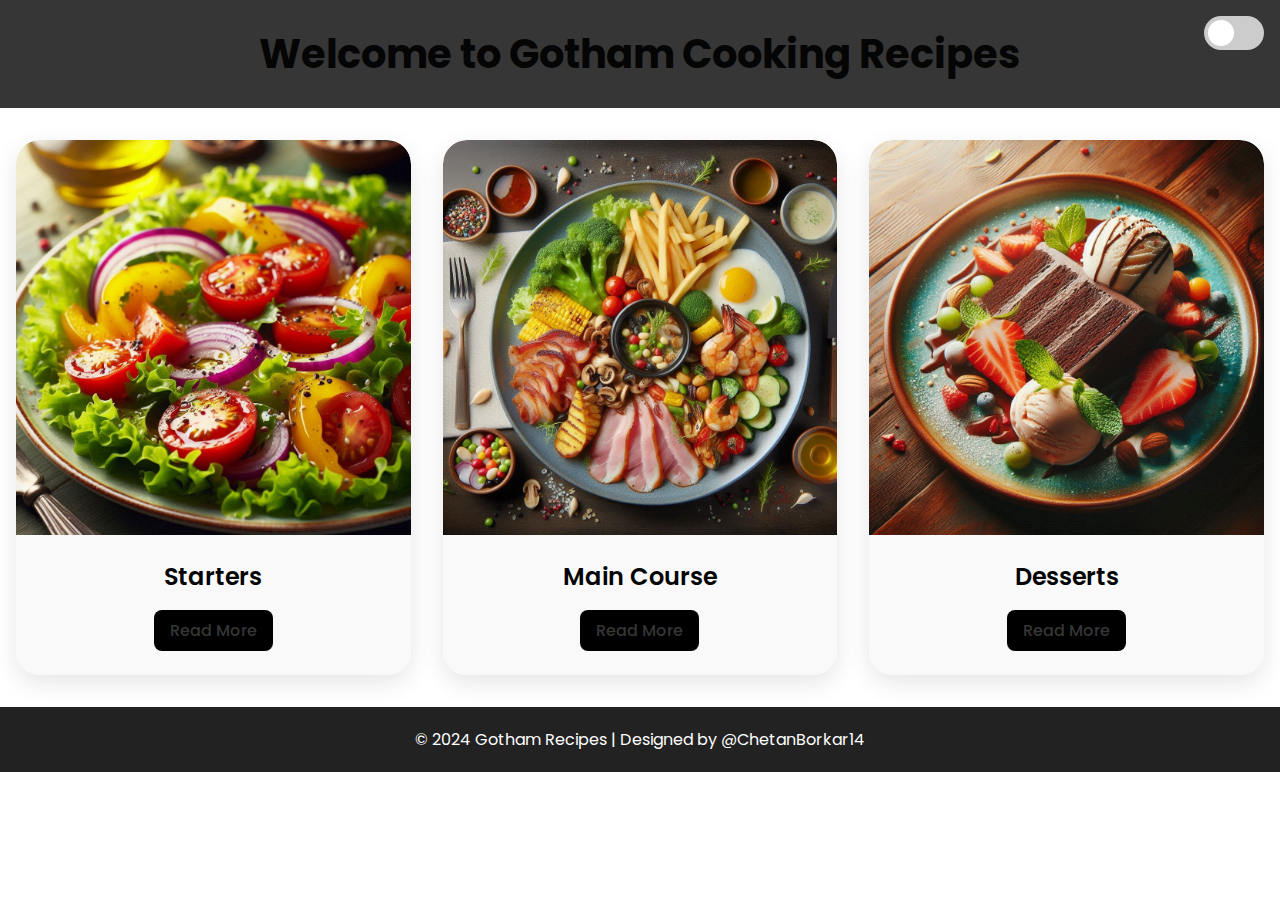
<file: index.html>
<!DOCTYPE html>
<html lang="en">
  <head>
    <meta charset="UTF-8" />
    <meta name="viewport" content="width=device-width, initial-scale=1.0" />
    <title>Gotham Recipes</title>
    <link
      href="https://fonts.googleapis.com/css2?family=Poppins:wght@300;400;600&display=swap"
      rel="stylesheet"
    />
    <link rel="stylesheet" href="css/styles.css" />
    <link rel="Website icon" type="jpg" href="images/logo.jpg" />
  </head>
  <body>
    <header>
      <h1>Welcome to Gotham Cooking Recipes</h1>
      <div class="theme-toggle">
        <label class="switch">
          <input type="checkbox" id="theme-toggle-checkbox" />
          <span class="slider"></span>
        </label>
      </div>
    </header>
    <main>
      <div class="container">
        <div class="card__container">
          <article class="card__article">
            <img src="images/staters.jpg" alt="Starters" class="card__img" />
            <div class="card__data">
              <h2 class="card__title">Starters</h2>
              <a href="starters.html" class="card__button">Read More</a>
            </div>
          </article>
          <article class="card__article">
            <img
              src="images/maincourse.jpg"
              alt="Main Course"
              class="card__img"
            />
            <div class="card__data">
              <h2 class="card__title">Main Course</h2>
              <a href="maincourse.html" class="card__button">Read More</a>
            </div>
          </article>
          <article class="card__article">
            <img src="images/Desserts.jpg" alt="Desserts" class="card__img" />
            <div class="card__data">
              <h2 class="card__title">Desserts</h2>
              <a href="desserts.html" class="card__button">Read More</a>
            </div>
          </article>
        </div>
      </div>
    </main>
    <footer>
      &copy; 2024 Gotham Recipes | Designed by
      <a
        href="https://github.com/ChetanBorkar14"
        style="text-decoration: none; color: white"
        target="_blank"
      >
        @ChetanBorkar14
      </a>
    </footer>

    <script src="script.js"></script>
  </body>
</html>
</file>
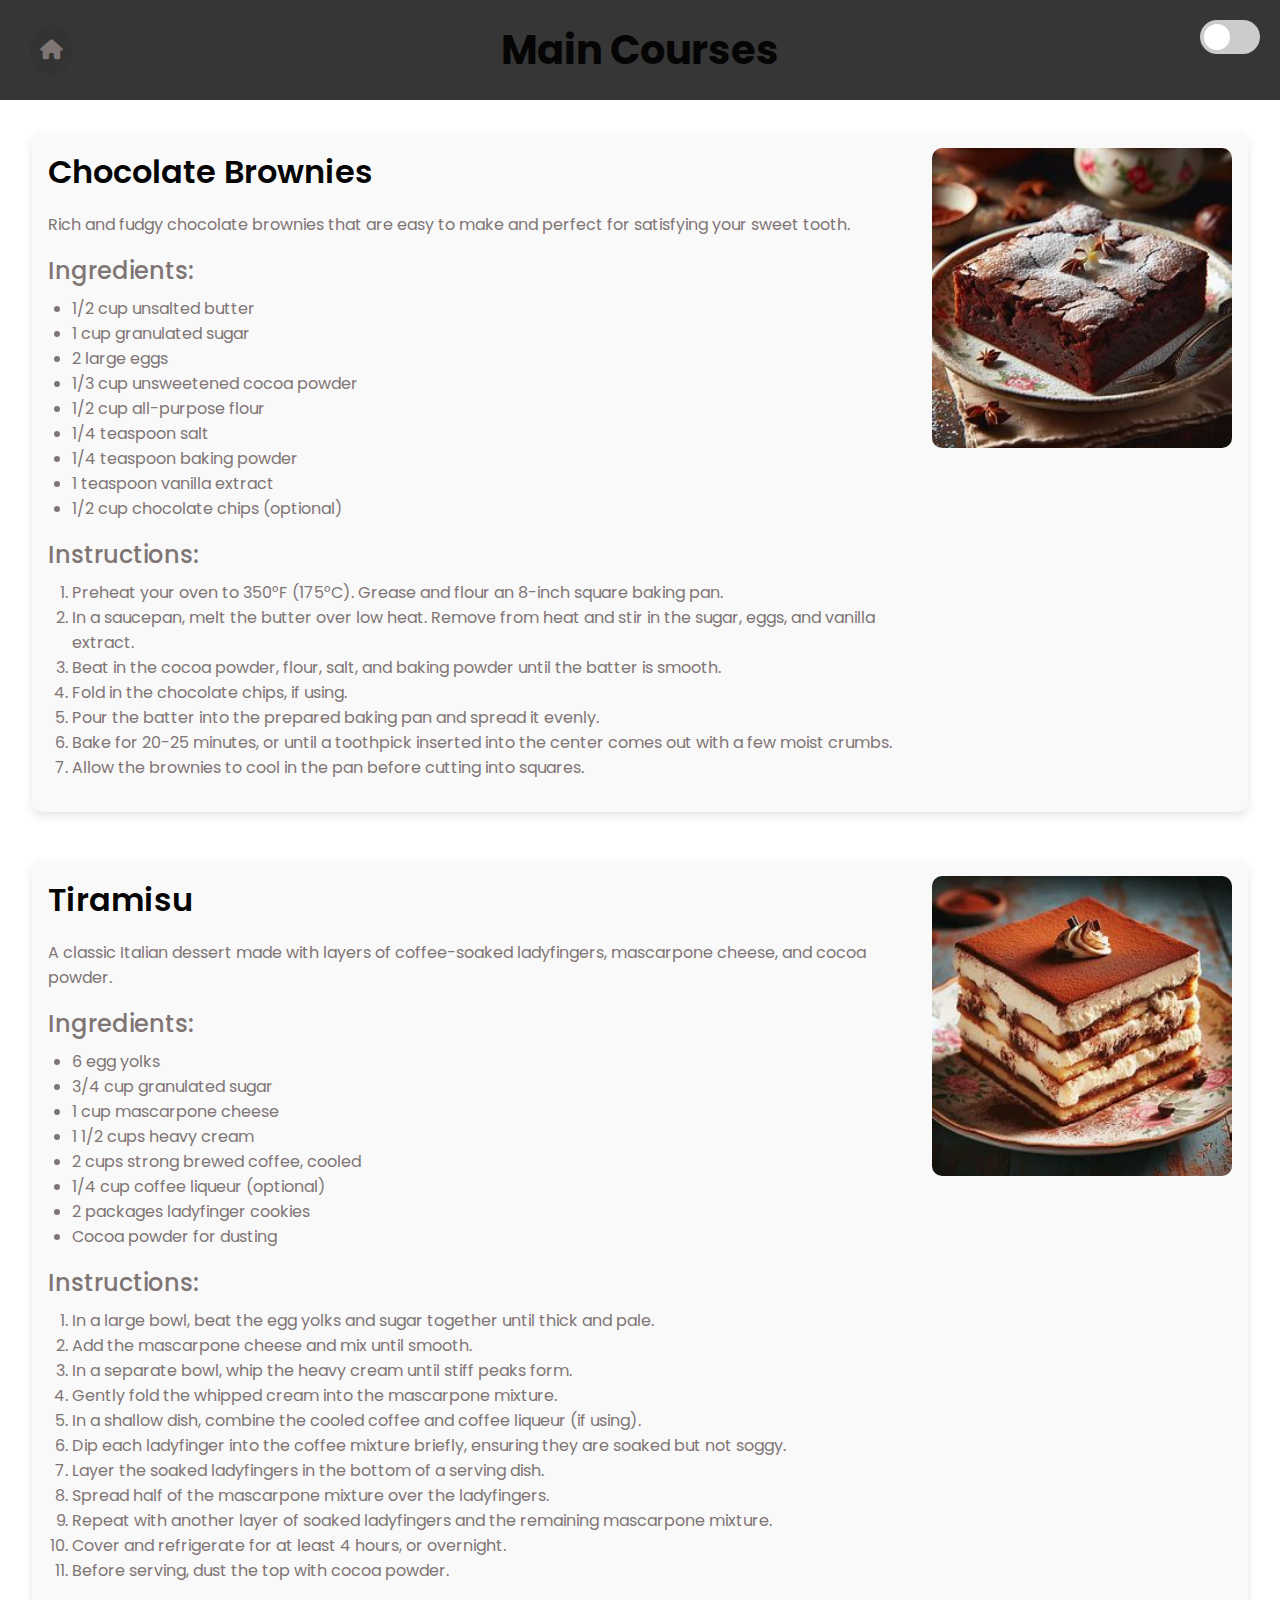
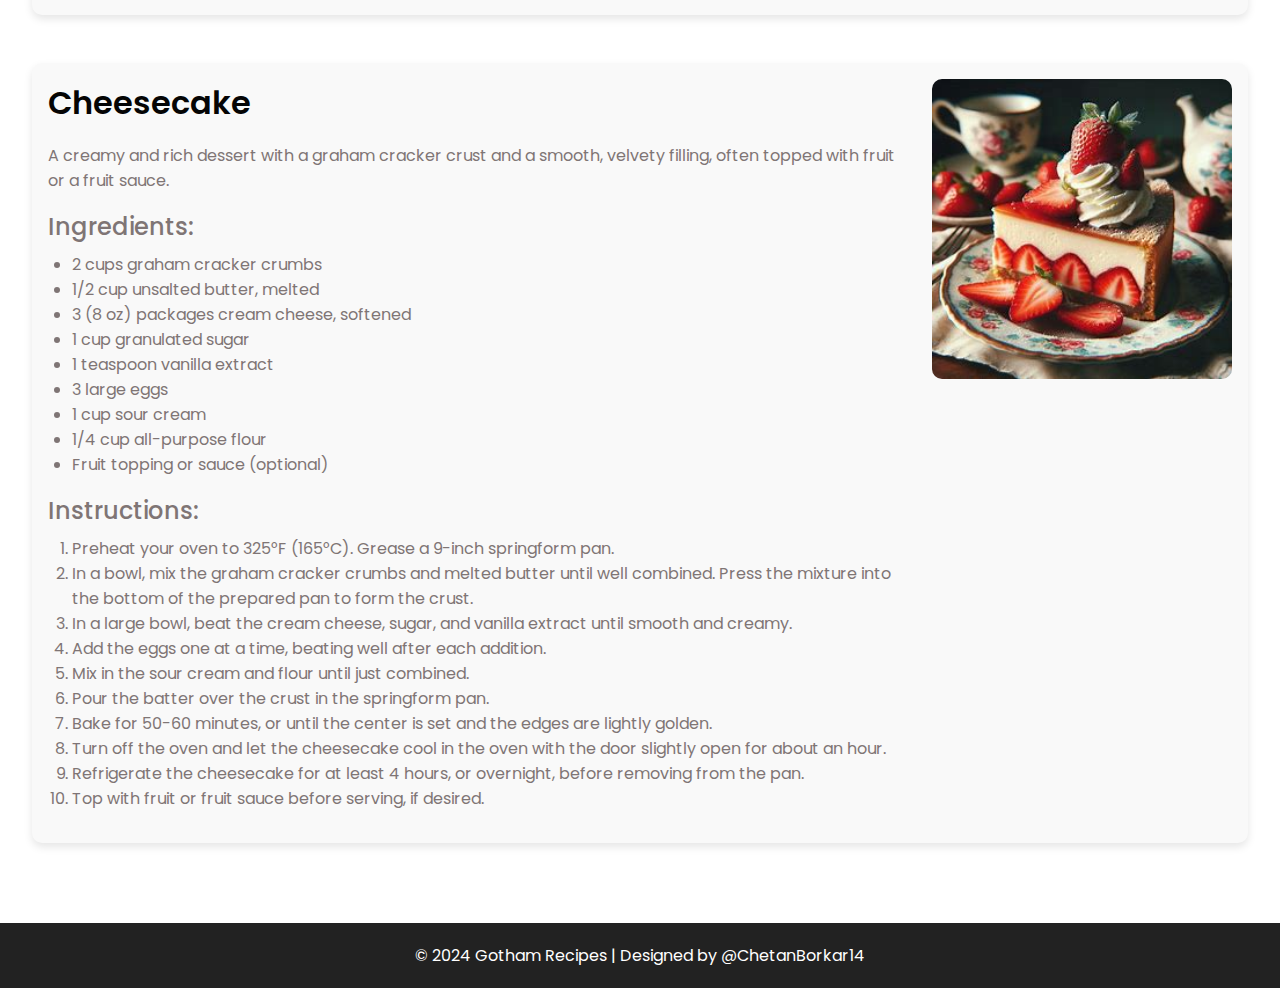
<file: desserts.html>
<!DOCTYPE html>
<html lang="en">
  <head>
    <meta charset="UTF-8" />
    <meta name="viewport" content="width=device-width, initial-scale=1.0" />
    <title>Desserts - Gotham Recipes</title>
    <link
      href="https://fonts.googleapis.com/css2?family=Poppins:wght@300;400;600&display=swap"
      rel="stylesheet"
    />
    <link rel="stylesheet" href="css/styles2.css" />
    <link
      rel="stylesheet"
      href="https://cdnjs.cloudflare.com/ajax/libs/font-awesome/6.0.0-beta3/css/all.min.css"
    />
    <link rel="Website icon" type="jpg" href="images/logo.jpg" />
  </head>
  <body>
    <header>
      <h1>Main Courses</h1>
      <div class="button-container">
        <a href="index.html" class="home-button">
          <i class="fas fa-home"></i>
        </a>
      </div>
      <div class="theme-toggle">
        <label class="switch">
          <input type="checkbox" id="theme-toggle-checkbox" />
          <span class="slider"></span>
        </label>
      </div>
    </header>
    <main>
      <section>
        <div class="recipe-content">
          <div class="recipe-text">
            <h2>Chocolate Brownies</h2>
            <p>
              Rich and fudgy chocolate brownies that are easy to make and
              perfect for satisfying your sweet tooth.
            </p>
            <h3>Ingredients:</h3>
            <ul>
              <li>1/2 cup unsalted butter</li>
              <li>1 cup granulated sugar</li>
              <li>2 large eggs</li>
              <li>1/3 cup unsweetened cocoa powder</li>
              <li>1/2 cup all-purpose flour</li>
              <li>1/4 teaspoon salt</li>
              <li>1/4 teaspoon baking powder</li>
              <li>1 teaspoon vanilla extract</li>
              <li>1/2 cup chocolate chips (optional)</li>
            </ul>
            <h3>Instructions:</h3>
            <ol>
              <li>
                Preheat your oven to 350°F (175°C). Grease and flour an 8-inch
                square baking pan.
              </li>
              <li>
                In a saucepan, melt the butter over low heat. Remove from heat
                and stir in the sugar, eggs, and vanilla extract.
              </li>
              <li>
                Beat in the cocoa powder, flour, salt, and baking powder until
                the batter is smooth.
              </li>
              <li>Fold in the chocolate chips, if using.</li>
              <li>
                Pour the batter into the prepared baking pan and spread it
                evenly.
              </li>
              <li>
                Bake for 20-25 minutes, or until a toothpick inserted into the
                center comes out with a few moist crumbs.
              </li>
              <li>
                Allow the brownies to cool in the pan before cutting into
                squares.
              </li>
            </ol>
          </div>
          <img
            src="images/chocolate brownie.jpg"
            alt="Chocolate Brownies"
            class="recipe-img"
          />
        </div>
      </section>
      <section>
        <div class="recipe-content">
          <div class="recipe-text">
            <h2>Tiramisu</h2>
            <p>
              A classic Italian dessert made with layers of coffee-soaked
              ladyfingers, mascarpone cheese, and cocoa powder.
            </p>
            <h3>Ingredients:</h3>
            <ul>
              <li>6 egg yolks</li>
              <li>3/4 cup granulated sugar</li>
              <li>1 cup mascarpone cheese</li>
              <li>1 1/2 cups heavy cream</li>
              <li>2 cups strong brewed coffee, cooled</li>
              <li>1/4 cup coffee liqueur (optional)</li>
              <li>2 packages ladyfinger cookies</li>
              <li>Cocoa powder for dusting</li>
            </ul>
            <h3>Instructions:</h3>
            <ol>
              <li>
                In a large bowl, beat the egg yolks and sugar together until
                thick and pale.
              </li>
              <li>Add the mascarpone cheese and mix until smooth.</li>
              <li>
                In a separate bowl, whip the heavy cream until stiff peaks form.
              </li>
              <li>
                Gently fold the whipped cream into the mascarpone mixture.
              </li>
              <li>
                In a shallow dish, combine the cooled coffee and coffee liqueur
                (if using).
              </li>
              <li>
                Dip each ladyfinger into the coffee mixture briefly, ensuring
                they are soaked but not soggy.
              </li>
              <li>
                Layer the soaked ladyfingers in the bottom of a serving dish.
              </li>
              <li>
                Spread half of the mascarpone mixture over the ladyfingers.
              </li>
              <li>
                Repeat with another layer of soaked ladyfingers and the
                remaining mascarpone mixture.
              </li>
              <li>Cover and refrigerate for at least 4 hours, or overnight.</li>
              <li>Before serving, dust the top with cocoa powder.</li>
            </ol>
          </div>
          <img src="images/triamisu.jpg" alt="Tiramisu" class="recipe-img" />
        </div>
      </section>
      <section>
        <div class="recipe-content">
          <div class="recipe-text">
            <h2>Cheesecake</h2>
            <p>
              A creamy and rich dessert with a graham cracker crust and a
              smooth, velvety filling, often topped with fruit or a fruit sauce.
            </p>
            <h3>Ingredients:</h3>
            <ul>
              <li>2 cups graham cracker crumbs</li>
              <li>1/2 cup unsalted butter, melted</li>
              <li>3 (8 oz) packages cream cheese, softened</li>
              <li>1 cup granulated sugar</li>
              <li>1 teaspoon vanilla extract</li>
              <li>3 large eggs</li>
              <li>1 cup sour cream</li>
              <li>1/4 cup all-purpose flour</li>
              <li>Fruit topping or sauce (optional)</li>
            </ul>
            <h3>Instructions:</h3>
            <ol>
              <li>
                Preheat your oven to 325°F (165°C). Grease a 9-inch springform
                pan.
              </li>
              <li>
                In a bowl, mix the graham cracker crumbs and melted butter until
                well combined. Press the mixture into the bottom of the prepared
                pan to form the crust.
              </li>
              <li>
                In a large bowl, beat the cream cheese, sugar, and vanilla
                extract until smooth and creamy.
              </li>
              <li>
                Add the eggs one at a time, beating well after each addition.
              </li>
              <li>Mix in the sour cream and flour until just combined.</li>
              <li>Pour the batter over the crust in the springform pan.</li>
              <li>
                Bake for 50-60 minutes, or until the center is set and the edges
                are lightly golden.
              </li>
              <li>
                Turn off the oven and let the cheesecake cool in the oven with
                the door slightly open for about an hour.
              </li>
              <li>
                Refrigerate the cheesecake for at least 4 hours, or overnight,
                before removing from the pan.
              </li>
              <li>Top with fruit or fruit sauce before serving, if desired.</li>
            </ol>
          </div>
          <img
            src="images/cheese cake.jpg"
            alt="Grilled Salmon"
            class="recipe-img"
          />
        </div>
      </section>
    </main>
    <footer>
      &copy; 2024 Gotham Recipes | Designed by
      <a
        href="https://github.com/ChetanBorkar14"
        style="text-decoration: none; color: white"
        target="_blank"
      >
        @ChetanBorkar14
      </a>
    </footer>
    <script src="script.js"></script>
  </body>
</html>
</file>
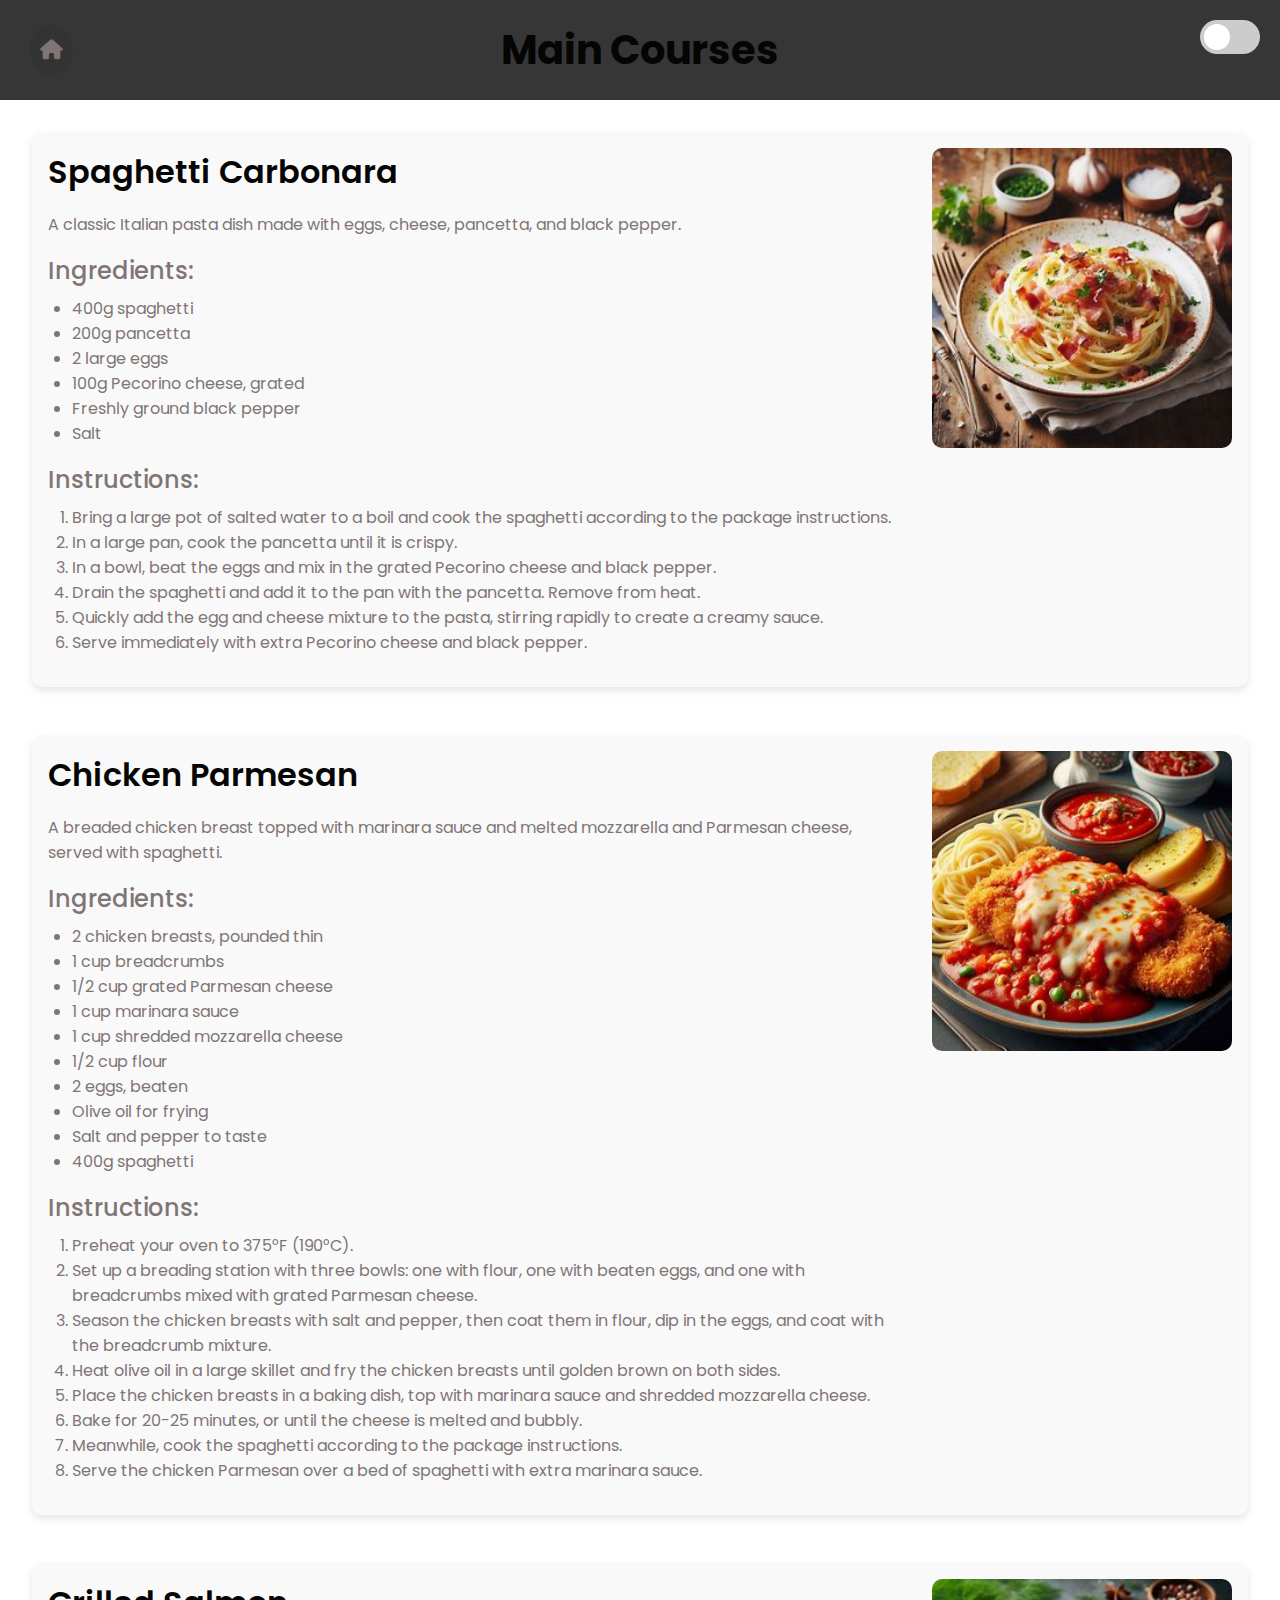
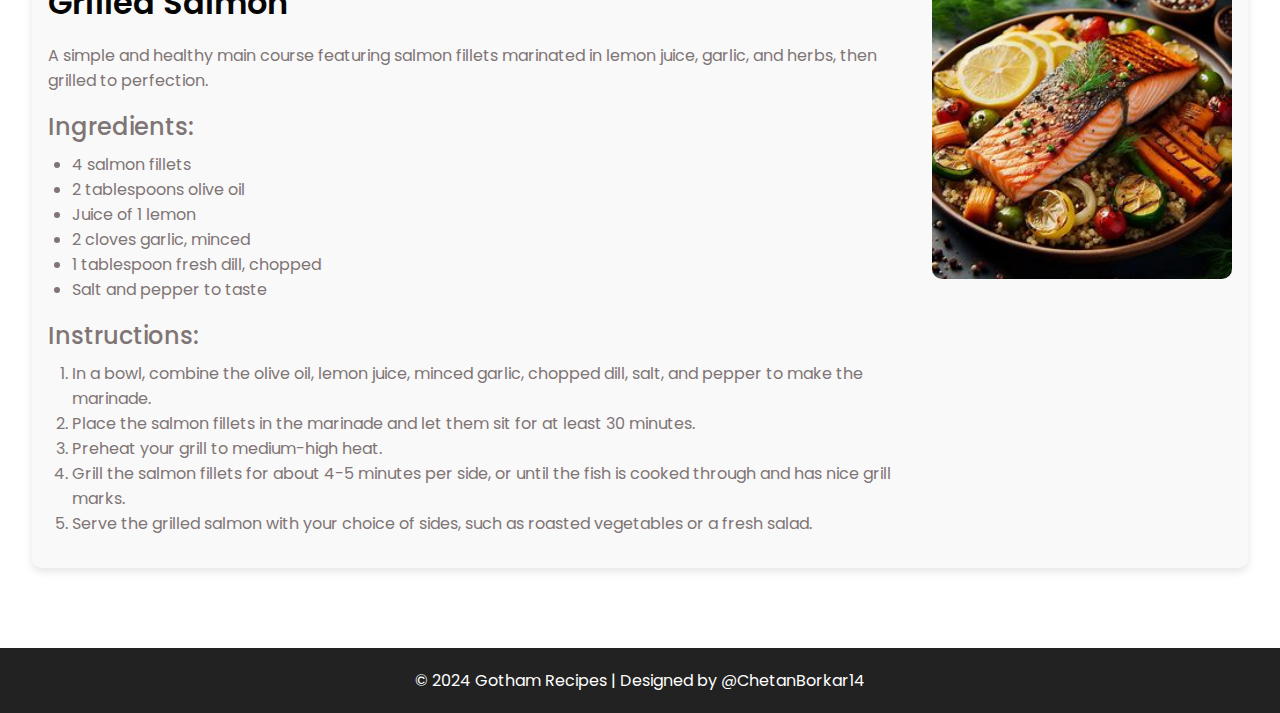
<file: maincourse.html>
<!DOCTYPE html>
<html lang="en">
  <head>
    <meta charset="UTF-8" />
    <meta name="viewport" content="width=device-width, initial-scale=1.0" />
    <title>Main Courses - Gotham Recipes</title>
    <link
      href="https://fonts.googleapis.com/css2?family=Poppins:wght@300;400;600&display=swap"
      rel="stylesheet"
    />
    <link rel="stylesheet" href="css/styles2.css" />
    <link
      rel="stylesheet"
      href="https://cdnjs.cloudflare.com/ajax/libs/font-awesome/6.0.0-beta3/css/all.min.css"
    />
    <link rel="Website icon" type="jpg" href="images/logo.jpg" />
  </head>
  <body>
    <header>
      <h1>Main Courses</h1>
      <div class="button-container">
        <a href="index.html" class="home-button">
          <i class="fas fa-home"></i>
        </a>
      </div>
      <div class="theme-toggle">
        <label class="switch">
          <input type="checkbox" id="theme-toggle-checkbox" />
          <span class="slider"></span>
        </label>
      </div>
    </header>
    <main>
      <section>
        <div class="recipe-content">
          <div class="recipe-text">
            <h2>Spaghetti Carbonara</h2>
            <p>
              A classic Italian pasta dish made with eggs, cheese, pancetta, and
              black pepper.
            </p>
            <h3>Ingredients:</h3>
            <ul>
              <li>400g spaghetti</li>
              <li>200g pancetta</li>
              <li>2 large eggs</li>
              <li>100g Pecorino cheese, grated</li>
              <li>Freshly ground black pepper</li>
              <li>Salt</li>
            </ul>
            <h3>Instructions:</h3>
            <ol>
              <li>
                Bring a large pot of salted water to a boil and cook the
                spaghetti according to the package instructions.
              </li>
              <li>In a large pan, cook the pancetta until it is crispy.</li>
              <li>
                In a bowl, beat the eggs and mix in the grated Pecorino cheese
                and black pepper.
              </li>
              <li>
                Drain the spaghetti and add it to the pan with the pancetta.
                Remove from heat.
              </li>
              <li>
                Quickly add the egg and cheese mixture to the pasta, stirring
                rapidly to create a creamy sauce.
              </li>
              <li>
                Serve immediately with extra Pecorino cheese and black pepper.
              </li>
            </ol>
          </div>
          <img
            src="images/Spaghetti Carbonara.jpg"
            alt="Spaghetti Carbonara"
            class="recipe-img"
          />
        </div>
      </section>
      <section>
        <div class="recipe-content">
          <div class="recipe-text">
            <h2>Chicken Parmesan</h2>
            <p>
              A breaded chicken breast topped with marinara sauce and melted
              mozzarella and Parmesan cheese, served with spaghetti.
            </p>
            <h3>Ingredients:</h3>
            <ul>
              <li>2 chicken breasts, pounded thin</li>
              <li>1 cup breadcrumbs</li>
              <li>1/2 cup grated Parmesan cheese</li>
              <li>1 cup marinara sauce</li>
              <li>1 cup shredded mozzarella cheese</li>
              <li>1/2 cup flour</li>
              <li>2 eggs, beaten</li>
              <li>Olive oil for frying</li>
              <li>Salt and pepper to taste</li>
              <li>400g spaghetti</li>
            </ul>
            <h3>Instructions:</h3>
            <ol>
              <li>Preheat your oven to 375°F (190°C).</li>
              <li>
                Set up a breading station with three bowls: one with flour, one
                with beaten eggs, and one with breadcrumbs mixed with grated
                Parmesan cheese.
              </li>
              <li>
                Season the chicken breasts with salt and pepper, then coat them
                in flour, dip in the eggs, and coat with the breadcrumb mixture.
              </li>
              <li>
                Heat olive oil in a large skillet and fry the chicken breasts
                until golden brown on both sides.
              </li>
              <li>
                Place the chicken breasts in a baking dish, top with marinara
                sauce and shredded mozzarella cheese.
              </li>
              <li>
                Bake for 20-25 minutes, or until the cheese is melted and
                bubbly.
              </li>
              <li>
                Meanwhile, cook the spaghetti according to the package
                instructions.
              </li>
              <li>
                Serve the chicken Parmesan over a bed of spaghetti with extra
                marinara sauce.
              </li>
            </ol>
          </div>
          <img
            src="images/Chicken Parmesan.jpg"
            alt="Chicken Parmesan"
            class="recipe-img"
          />
        </div>
      </section>
      <section>
        <div class="recipe-content">
          <div class="recipe-text">
            <h2>Grilled Salmon</h2>
            <p>
              A simple and healthy main course featuring salmon fillets
              marinated in lemon juice, garlic, and herbs, then grilled to
              perfection.
            </p>
            <h3>Ingredients:</h3>
            <ul>
              <li>4 salmon fillets</li>
              <li>2 tablespoons olive oil</li>
              <li>Juice of 1 lemon</li>
              <li>2 cloves garlic, minced</li>
              <li>1 tablespoon fresh dill, chopped</li>
              <li>Salt and pepper to taste</li>
            </ul>
            <h3>Instructions:</h3>
            <ol>
              <li>
                In a bowl, combine the olive oil, lemon juice, minced garlic,
                chopped dill, salt, and pepper to make the marinade.
              </li>
              <li>
                Place the salmon fillets in the marinade and let them sit for at
                least 30 minutes.
              </li>
              <li>Preheat your grill to medium-high heat.</li>
              <li>
                Grill the salmon fillets for about 4-5 minutes per side, or
                until the fish is cooked through and has nice grill marks.
              </li>
              <li>
                Serve the grilled salmon with your choice of sides, such as
                roasted vegetables or a fresh salad.
              </li>
            </ol>
          </div>
          <img
            src="images/Grilled salmon.jpg"
            alt="Grilled Salmon"
            class="recipe-img"
          />
        </div>
      </section>
    </main>
    <footer>
      &copy; 2024 Gotham Recipes | Designed by
      <a
        href="https://github.com/ChetanBorkar14"
        style="text-decoration: none; color: white"
        target="_blank"
      >
        @ChetanBorkar14
      </a>
    </footer>
    <script src="script.js"></script>
  </body>
</html>
</file>
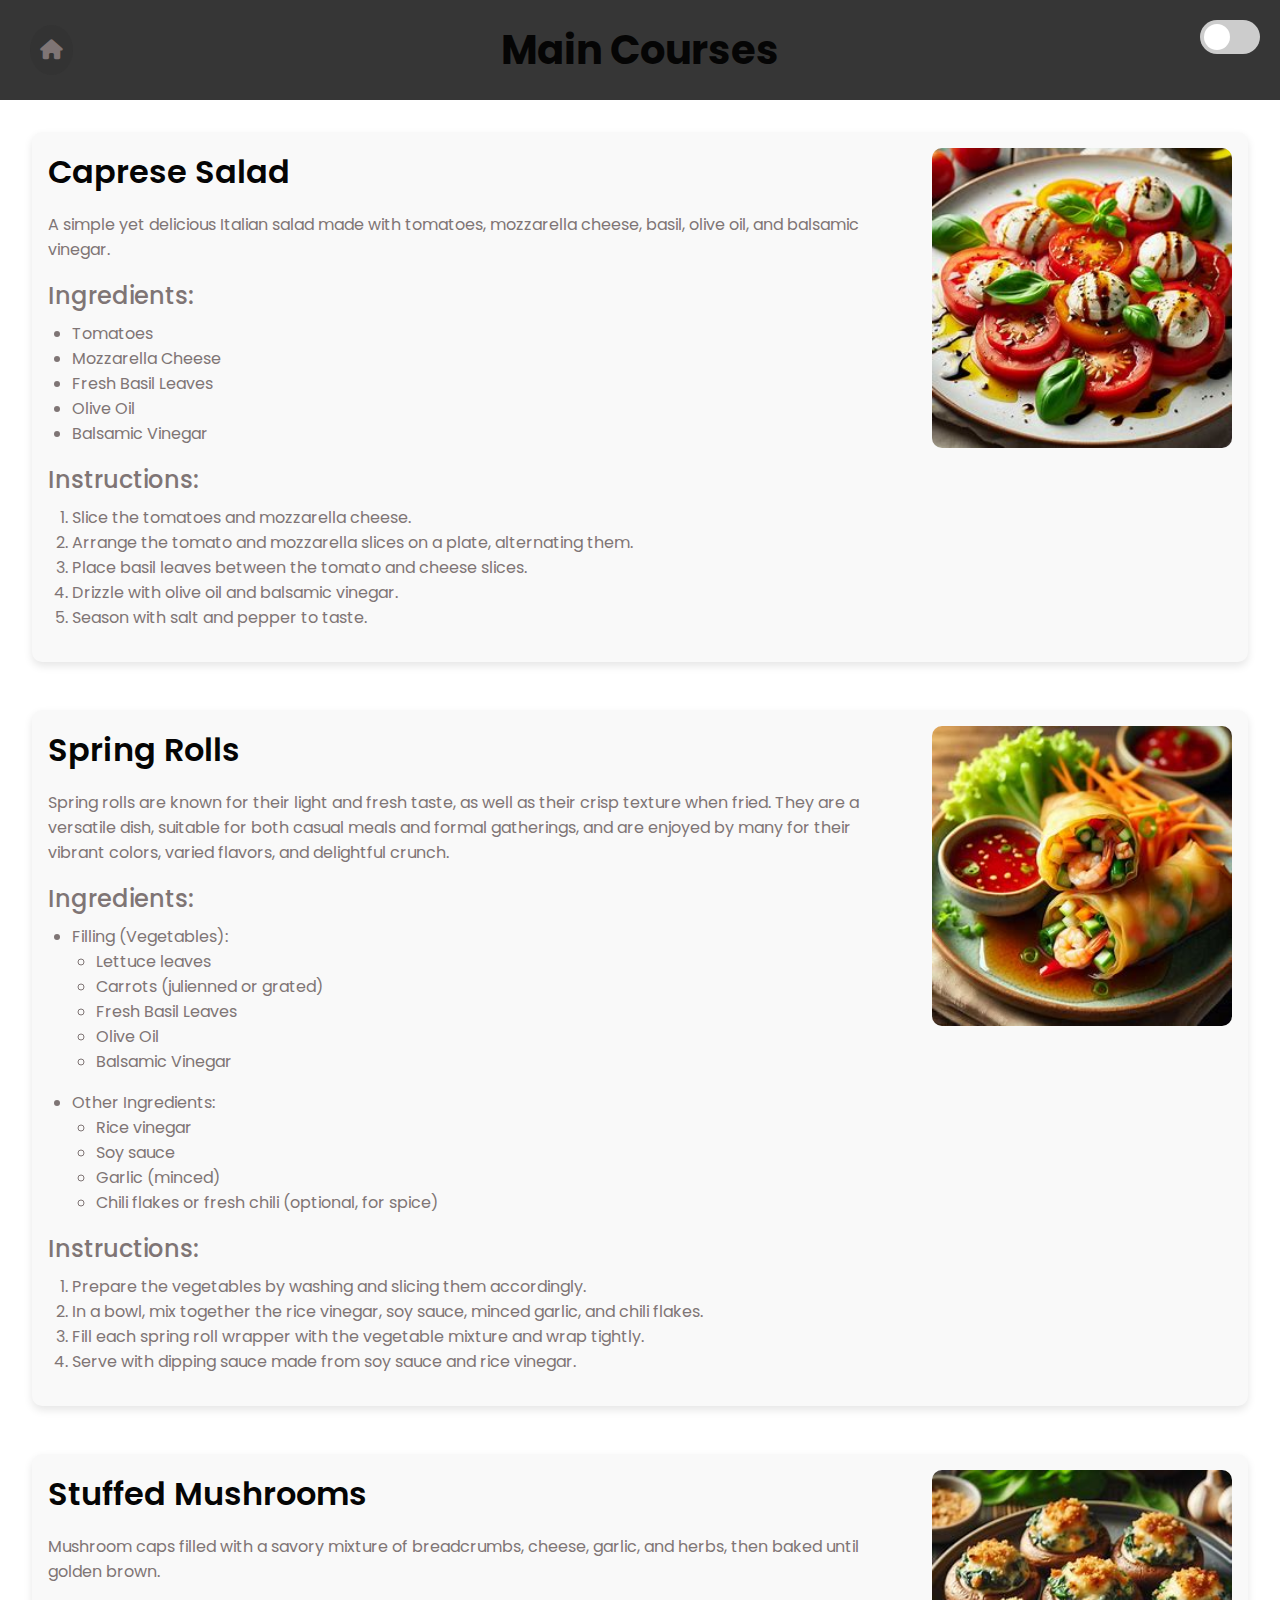
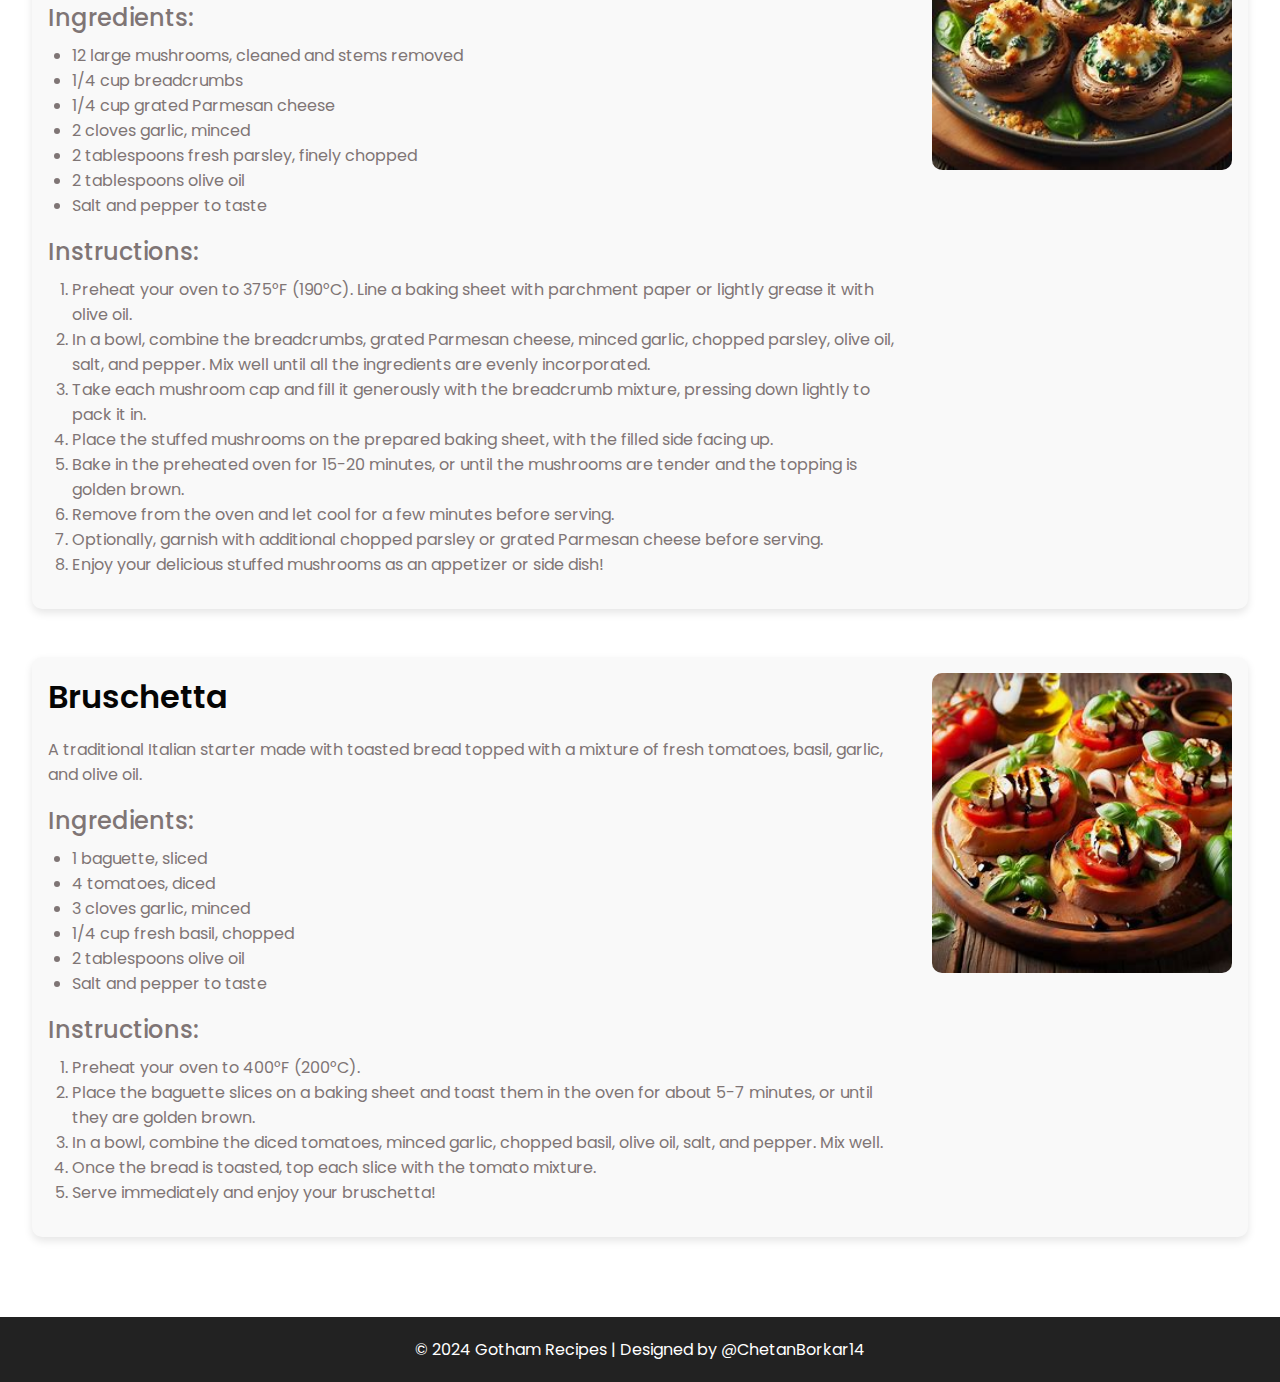
<file: starters.html>
<!DOCTYPE html>
<html lang="en">
  <head>
    <meta charset="UTF-8" />
    <meta name="viewport" content="width=device-width, initial-scale=1.0" />
    <title>Starters - Gotham Recipes</title>
    <link
      href="https://fonts.googleapis.com/css2?family=Poppins:wght@300;400;600&display=swap"
      rel="stylesheet"
    />
    <link rel="stylesheet" href="css/styles2.css" />
    <link
      rel="stylesheet"
      href="https://cdnjs.cloudflare.com/ajax/libs/font-awesome/6.0.0-beta3/css/all.min.css"
    />
    <link rel="Website icon" type="jpg" href="images/logo.jpg" />
  </head>
  <body>
    <header>
      <h1>Main Courses</h1>
      <div class="button-container">
        <a href="index.html" class="home-button">
          <i class="fas fa-home"></i>
        </a>
      </div>
      <div class="theme-toggle">
        <label class="switch">
          <input type="checkbox" id="theme-toggle-checkbox" />
          <span class="slider"></span>
        </label>
      </div>
    </header>
    <main>
      <section>
        <div class="recipe-content">
          <div class="recipe-text">
            <h2>Caprese Salad</h2>
            <p>
              A simple yet delicious Italian salad made with tomatoes,
              mozzarella cheese, basil, olive oil, and balsamic vinegar.
            </p>
            <h3>Ingredients:</h3>
            <ul>
              <li>Tomatoes</li>
              <li>Mozzarella Cheese</li>
              <li>Fresh Basil Leaves</li>
              <li>Olive Oil</li>
              <li>Balsamic Vinegar</li>
            </ul>
            <h3>Instructions:</h3>
            <ol>
              <li>Slice the tomatoes and mozzarella cheese.</li>
              <li>
                Arrange the tomato and mozzarella slices on a plate, alternating
                them.
              </li>
              <li>Place basil leaves between the tomato and cheese slices.</li>
              <li>Drizzle with olive oil and balsamic vinegar.</li>
              <li>Season with salt and pepper to taste.</li>
            </ol>
          </div>
          <img
            src="images/caprese salad.jpg"
            alt="Caprese Salad"
            class="recipe-img"
          />
        </div>
      </section>
      <section>
        <div class="recipe-content">
          <div class="recipe-text">
            <h2>Spring Rolls</h2>
            <p>
              Spring rolls are known for their light and fresh taste, as well as
              their crisp texture when fried. They are a versatile dish,
              suitable for both casual meals and formal gatherings, and are
              enjoyed by many for their vibrant colors, varied flavors, and
              delightful crunch.
            </p>
            <h3>Ingredients:</h3>
            <ul>
              <li>Filling (Vegetables):</li>
              <ul>
                <li>Lettuce leaves</li>
                <li>Carrots (julienned or grated)</li>
                <li>Fresh Basil Leaves</li>
                <li>Olive Oil</li>
                <li>Balsamic Vinegar</li>
              </ul>
              <li>Other Ingredients:</li>
              <ul>
                <li>Rice vinegar</li>
                <li>Soy sauce</li>
                <li>Garlic (minced)</li>
                <li>Chili flakes or fresh chili (optional, for spice)</li>
              </ul>
            </ul>
            <h3>Instructions:</h3>
            <ol>
              <li>
                Prepare the vegetables by washing and slicing them accordingly.
              </li>
              <li>
                In a bowl, mix together the rice vinegar, soy sauce, minced
                garlic, and chili flakes.
              </li>
              <li>
                Fill each spring roll wrapper with the vegetable mixture and
                wrap tightly.
              </li>
              <li>
                Serve with dipping sauce made from soy sauce and rice vinegar.
              </li>
            </ol>
          </div>
          <img
            src="images/spring rolls.jpg"
            alt="Spring Rolls"
            class="recipe-img"
          />
        </div>
      </section>
      <section>
        <div class="recipe-content">
          <div class="recipe-text">
            <h2>Stuffed Mushrooms</h2>
            <p>
              Mushroom caps filled with a savory mixture of breadcrumbs, cheese,
              garlic, and herbs, then baked until golden brown.
            </p>
            <h3>Ingredients:</h3>
            <ul>
              <li>12 large mushrooms, cleaned and stems removed</li>
              <li>1/4 cup breadcrumbs</li>
              <li>1/4 cup grated Parmesan cheese</li>
              <li>2 cloves garlic, minced</li>
              <li>2 tablespoons fresh parsley, finely chopped</li>
              <li>2 tablespoons olive oil</li>
              <li>Salt and pepper to taste</li>
            </ul>
            <h3>Instructions:</h3>
            <ol>
              <li>
                Preheat your oven to 375°F (190°C). Line a baking sheet with
                parchment paper or lightly grease it with olive oil.
              </li>
              <li>
                In a bowl, combine the breadcrumbs, grated Parmesan cheese,
                minced garlic, chopped parsley, olive oil, salt, and pepper. Mix
                well until all the ingredients are evenly incorporated.
              </li>
              <li>
                Take each mushroom cap and fill it generously with the
                breadcrumb mixture, pressing down lightly to pack it in.
              </li>
              <li>
                Place the stuffed mushrooms on the prepared baking sheet, with
                the filled side facing up.
              </li>
              <li>
                Bake in the preheated oven for 15-20 minutes, or until the
                mushrooms are tender and the topping is golden brown.
              </li>
              <li>
                Remove from the oven and let cool for a few minutes before
                serving.
              </li>
              <li>
                Optionally, garnish with additional chopped parsley or grated
                Parmesan cheese before serving.
              </li>
              <li>
                Enjoy your delicious stuffed mushrooms as an appetizer or side
                dish!
              </li>
            </ol>
          </div>
          <img
            src="images/stuffed mushroom.jpg"
            alt="Stuffed Mushrooms"
            class="recipe-img"
          />
        </div>
      </section>
      <section>
        <div class="recipe-content">
          <div class="recipe-text">
            <h2>Bruschetta</h2>
            <p>
              A traditional Italian starter made with toasted bread topped with
              a mixture of fresh tomatoes, basil, garlic, and olive oil.
            </p>
            <h3>Ingredients:</h3>
            <ul>
              <li>1 baguette, sliced</li>
              <li>4 tomatoes, diced</li>
              <li>3 cloves garlic, minced</li>
              <li>1/4 cup fresh basil, chopped</li>
              <li>2 tablespoons olive oil</li>
              <li>Salt and pepper to taste</li>
            </ul>
            <h3>Instructions:</h3>
            <ol>
              <li>Preheat your oven to 400°F (200°C).</li>
              <li>
                Place the baguette slices on a baking sheet and toast them in
                the oven for about 5-7 minutes, or until they are golden brown.
              </li>
              <li>
                In a bowl, combine the diced tomatoes, minced garlic, chopped
                basil, olive oil, salt, and pepper. Mix well.
              </li>
              <li>
                Once the bread is toasted, top each slice with the tomato
                mixture.
              </li>
              <li>Serve immediately and enjoy your bruschetta!</li>
            </ol>
          </div>
          <img
            src="images/bruschetta.jpg"
            alt="Bruschetta"
            class="recipe-img"
          />
        </div>
      </section>
    </main>
    <footer>
      &copy; 2024 Gotham Recipes | Designed by
      <a
        href="https://github.com/ChetanBorkar14"
        style="text-decoration: none; color: white"
        target="_blank"
      >
        @ChetanBorkar14
      </a>
    </footer>
    <script src="script.js"></script>
  </body>
</html>
</file>
<file: css/styles.css>
:root {
  --font-family: "Poppins", sans-serif;
}

.light-theme {
  --primary-color: #363636;
  --secondary-color: #e0e0e0;
  --title-color: #050505;
  --text-color: #7f7575;
  --body-color: #ffffff;
  --container-color: #f9f9f9;
  --button-color: #000000;
  --button-hover-color: #3a3a3a;
}

.dark-theme {
  --primary-color: #1a1a2e;
  --secondary-color: #16213e;
  --title-color: #f9f9f9;
  --text-color: #f5f5f5;
  --body-color: #0f0f1a;
  --container-color: #1f1f30;
  --button-color: #878282;
  --button-hover-color: #484848;
}
* {
  box-sizing: border-box;
  padding: 0;
  margin: 0;
}

body {
  font-family: var(--font-family);
  background-color: var(--body-color);
  color: var(--text-color);
  transition: background-color 0.3s, color 0.3s;
  min-height: 100vh;
  display: flex;
  flex-direction: column;
}

header {
  background-color: var(--primary-color);
  color: var(--title-color);
  padding: 1rem;
  text-align: center;
}

@media (min-width: 768px) {
  header {
    padding: 1.5rem 0;
  }

  h1 {
    font-size: 2.5rem;
  }
}

h1 {
  margin: 0;
  font-size: 2.5rem;
}

img {
  display: block;
  max-width: 100%;
  height: auto;
}

.theme-toggle {
  position: absolute;
  top: 1rem;
  right: 1rem;
}

.switch {
  position: relative;
  display: inline-block;
  width: 60px;
  height: 34px;
}

.switch input {
  opacity: 0;
  width: 0;
  height: 0;
}

.slider {
  position: absolute;
  cursor: pointer;
  top: 0;
  left: 0;
  right: 0;
  bottom: 0;
  background-color: #ccc;
  transition: 0.4s;
  border-radius: 34px;
}

.slider:before {
  position: absolute;
  content: "";
  height: 26px;
  width: 26px;
  left: 4px;
  bottom: 4px;
  background-color: white;
  transition: 0.4s;
  border-radius: 50%;
}

input:checked + .slider {
  background-color: var(--primary-color);
}

input:checked + .slider:before {
  transform: translateX(26px);
}

.container {
  flex-grow: 1;
  display: flex;
  justify-content: center;
  align-items: center;
  padding: 2rem 1rem;
}

.card__container {
  display: grid;
  grid-template-columns: 1fr;
  gap: 2rem;
}

@media (min-width: 768px) {
  .card__container {
    grid-template-columns: repeat(2, 1fr);
  }
}

@media (min-width: 1120px) {
  .card__container {
    grid-template-columns: repeat(3, 1fr);
  }
}

.card__article {
  position: relative;
  overflow: hidden;
  border-radius: 1.5rem;
  box-shadow: 0 8px 24px rgba(0, 0, 0, 0.1);
  transition: transform 0.3s ease-in-out;
}

.card__article:hover {
  transform: scale(1.05);
}

.card__img {
  width: 100%;
  height: auto;
  border-radius: 1.5rem 1.5rem 0 0;
}

.card__data {
  background-color: var(--container-color);
  padding: 1.5rem 2rem;
  text-align: center;
}

.card__title {
  font-size: 1.5rem;
  font-weight: 600;
  color: var(--title-color);
  margin-bottom: 1rem;
}

.card__button {
  display: inline-block;
  padding: 0.5rem 1rem;
  font-size: 1rem;
  font-weight: 500;
  color: var(--primary-color);
  background-color: var(--button-color);
  border: none;
  border-radius: 0.5rem;
  text-decoration: none;
  transition: background-color 0.3s ease, color 0.3s ease;
}

.card__button:hover {
  background-color: var(--button-hover-color);
  color: var(--button-color);
}

@media (min-width: 768px) {
  .card__container {
    grid-template-columns: repeat(2, 1fr);
    gap: 2rem;
  }
}

@media (min-width: 1120px) {
  .card__container {
    grid-template-columns: repeat(3, 1fr);
  }
}

footer {
  text-align: center;
  background-color: #222;
  padding: 20px 0;
  color: white;
}

footer p {
  margin: 0;
  font-size: 1rem;
}
</file>
<file: css/styles2.css>
:root {
  --font-family: "Poppins", sans-serif;
}

.light-theme {
  --primary-color: #363636;
  --secondary-color: #e0e0e0;
  --title-color: #050505;
  --text-color: #7f7575;
  --body-color: #ffffff;
  --container-color: #f9f9f9;
  --button-color: #333333;
  --button-hover-color: #555555;
}

.dark-theme {
  --primary-color: #1a1a2e;
  --secondary-color: #16213e;
  --title-color: #f9f9f9;
  --text-color: #f5f5f5;
  --body-color: #0f0f1a;
  --container-color: #1f1f30;
  --button-color: #36323b;
  --button-hover-color: #16213e;
}

* {
  box-sizing: border-box;
  padding: 0;
  margin: 0;
}

body {
  font-family: var(--font-family);
  background-color: var(--body-color);
  color: var(--text-color);
}

.button-container {
  position: absolute;
  top: 25px;
  left: 30px;
}

.home-button {
  display: inline-block;
  padding: 10px;
  font-size: 20px;
  color: var(--text-color);
  background-color: var(--button-color);
  text-decoration: none;
  border-radius: 50%;
  transition: background-color 0.3s;
}

.home-button:hover {
  background-color: var(--button-hover-color);
}

.home-button i {
  margin: 0;
}

header {
  background-color: var(--primary-color);
  color: var(--title-color);
  padding: 20px 0;
  text-align: center;
  position: relative;
}

h1 {
  margin: 0;
  font-size: 2.5rem;
}

.recipe-content {
  display: flex;
  flex-wrap: wrap;
  margin-bottom: 3rem;
  padding: 1rem;
  background-color: var(--container-color);
  border-radius: 10px;
  box-shadow: 0 4px 8px rgba(0, 0, 0, 0.1);
}

.recipe-text {
  flex: 1;
  padding-right: 1rem;
}

.recipe-img {
  width: 300px;
  height: auto;
  border-radius: 10px;
  margin-left: 1rem;
  align-self: flex-start;
}

main {
  padding: 2rem;
}

h2 {
  font-size: 2rem;
  font-weight: 600;
  color: var(--title-color);
  margin-bottom: 1rem;
}

h3 {
  font-size: 1.5rem;
  font-weight: 500;
  margin-top: 1rem;
  margin-bottom: 0.5rem;
}

ul,
ol {
  margin-left: 1.5rem;
  margin-bottom: 1rem;
}

p {
  font-size: 1rem;
  margin-bottom: 1rem;
}

footer {
  text-align: center;
  background-color: #222;
  padding: 20px 0;
  color: white;
}

footer p {
  margin: 0;
  font-size: 1rem;
}

@media screen and (max-width: 768px) {
  .recipe-content {
    flex-direction: column;
  }

  .recipe-img {
    margin-left: 0;
    margin-top: 1rem;
    width: 100%;
  }

  .recipe-text {
    padding-right: 0;
  }
}

.theme-toggle {
  position: absolute;
  top: 20px;
  right: 20px;
}

.switch {
  position: relative;
  display: inline-block;
  width: 60px;
  height: 34px;
}

.switch input {
  opacity: 0;
  width: 0;
  height: 0;
}

.slider {
  position: absolute;
  cursor: pointer;
  top: 0;
  left: 0;
  right: 0;
  bottom: 0;
  background-color: #ccc;
  transition: 0.4s;
  border-radius: 34px;
}

.slider:before {
  position: absolute;
  content: "";
  height: 26px;
  width: 26px;
  left: 4px;
  bottom: 4px;
  background-color: white;
  transition: 0.4s;
  border-radius: 50%;
}

input:checked + .slider {
  background-color: var(--primary-color);
}

input:checked + .slider:before {
  transform: translateX(26px);
}
</file>
